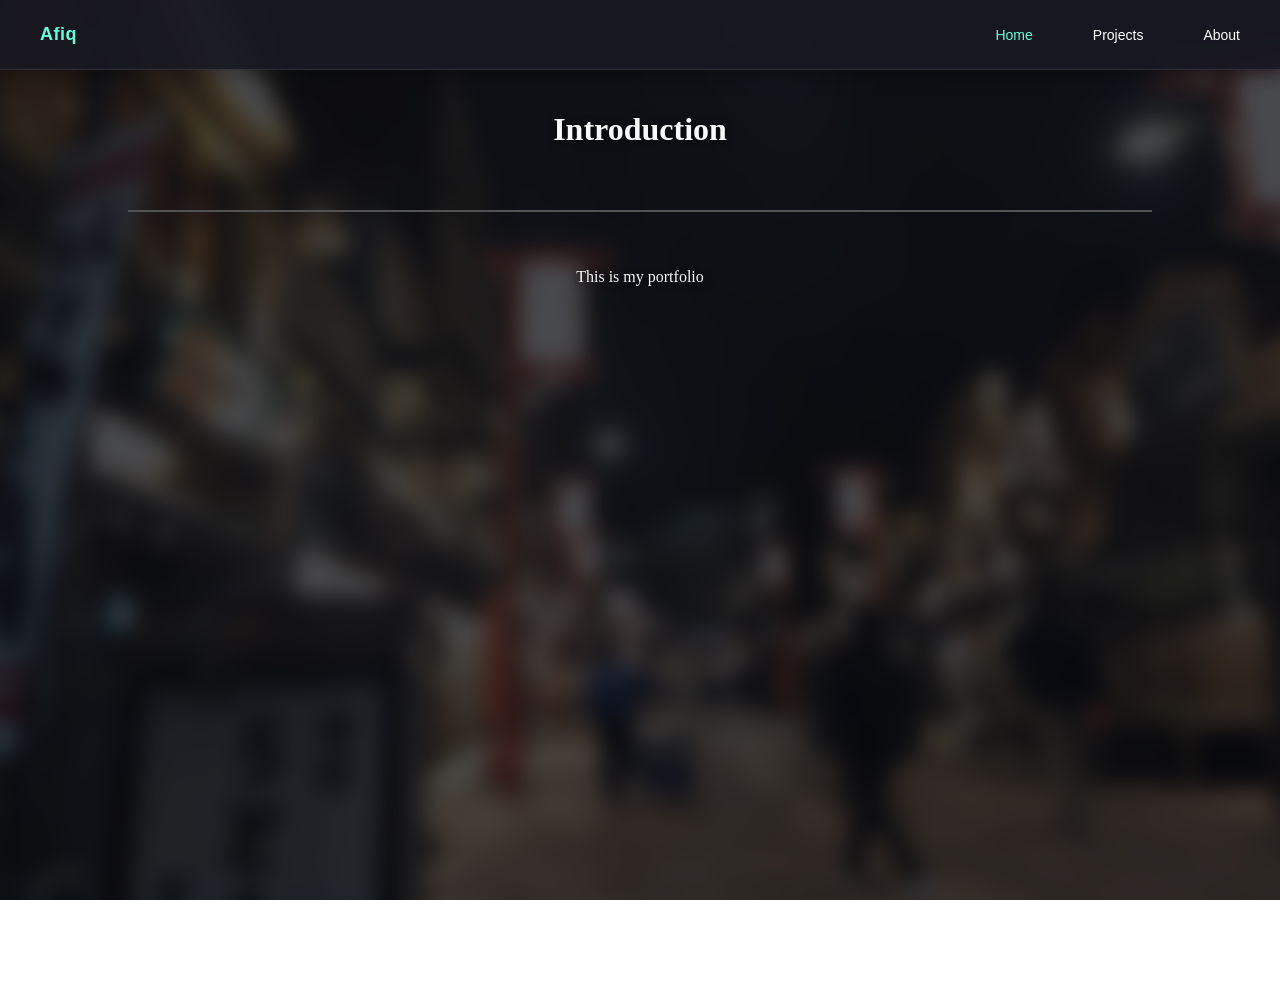
<file: index.html>
<!DOCTYPE html>
<html>
<head>
<link rel="stylesheet" href="navbar.css">
<link rel="stylesheet" href="style.css">
    <meta charset="UTF-8">
    <title>MdAfiq2001's Portfolio</title>
    <style>
        body {
            display: flex;
            flex-direction: column;  /* Stacks items vertically inside the body */
            /*justify-content: center;  Centers elements vertically */
            align-items: center;     /* Centers elements horizontally */
            text-align: center;      /* Centers inline text inside elements */
            min-height: 100vh;       /* Makes the body span the full height of the viewport */
            margin: 0;               /* Removes default browser spacing */
			color: #F8F9FA;
        }
    </style>
</head>
<body>

	<div id="nav-placeholder"></div>

	<div class="parallax-bg">
        <img src="backgrounds/asakusa.jpg" alt="Background">
        <div class="parallax-overlay"></div>
    </div>
	<h1>Introduction</h1>
	<hr>
	<p>This is my portfolio</p>
	
	<script>
    fetch('navbar.html')
        .then(response => response.text())
        .then(data => {
            document.getElementById('nav-placeholder').innerHTML = data;
            
            // Optional: Automatically highlight the current page link
            const currentPage = window.location.pathname.split("/").pop() || "index.html";
            const links = document.querySelectorAll('.island-nav a');
            links.forEach(link => {
                if (link.getAttribute('href') === currentPage) {
                    link.classList.add('active');
                }
            });
        });
	</script>

</body>
</html>
</file>
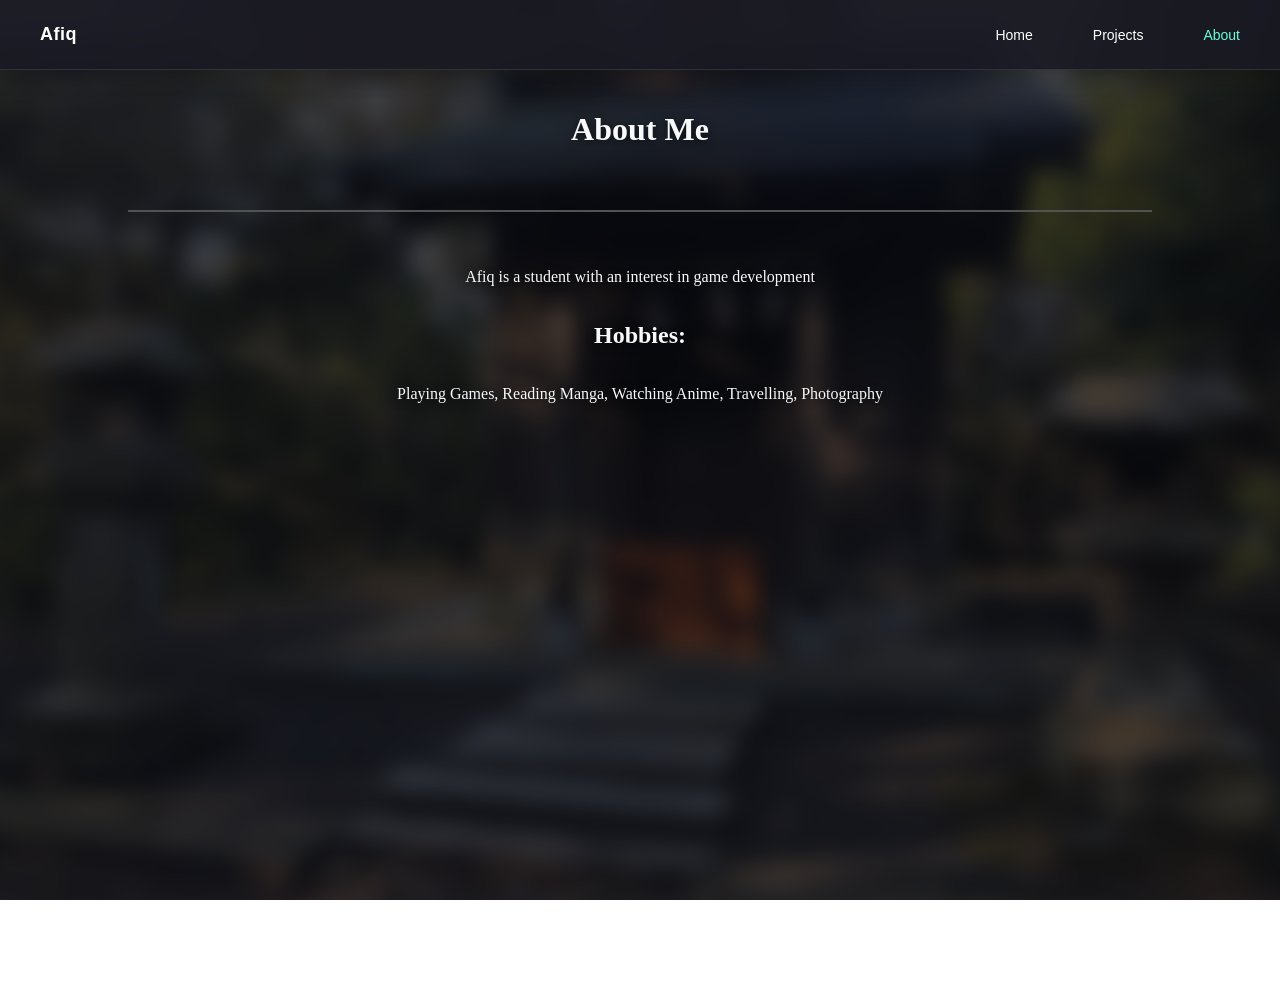
<file: about.html>
<!DOCTYPE html>
<html>
<head>
<link rel="stylesheet" href="navbar.css">
<link rel="stylesheet" href="style.css">
    <meta charset="UTF-8">
    <title>MdAfiq2001's Portfolio</title>
    <style>
        body {
            display: flex;
            flex-direction: column;  /* Stacks items vertically inside the body */
            /*justify-content: center; Centers elements vertically */
            align-items: center;     /* Centers elements horizontally */
            text-align: center;      /* Centers inline text inside elements */
            min-height: 100vh;       /* Makes the body span the full height of the viewport */
            margin: 0;               /* Removes default browser spacing */
			color: #F8F9FA;
        }
    </style>
</head>
<body>
	<div id="nav-placeholder"></div>

	<div class="parallax-bg">
        <img src="backgrounds/uchiura_shrine.jpg" alt="Background">
        <div class="parallax-overlay"></div>
    </div>
	<h1>About Me</h1>
	<hr>
	<p>Afiq is a student with an interest in game development</p>
	<h2>Hobbies:</h2>
	<p>Playing Games, Reading Manga, Watching Anime, Travelling, Photography</p>
	
	<script>
    fetch('navbar.html')
        .then(response => response.text())
        .then(data => {
            document.getElementById('nav-placeholder').innerHTML = data;
            
            // Optional: Automatically highlight the current page link
            const currentPage = window.location.pathname.split("/").pop() || "index.html";
            const links = document.querySelectorAll('.island-nav a');
            links.forEach(link => {
                if (link.getAttribute('href') === currentPage) {
                    link.classList.add('active');
                }
            });
        });
	</script>

</body>
</html>
</file>
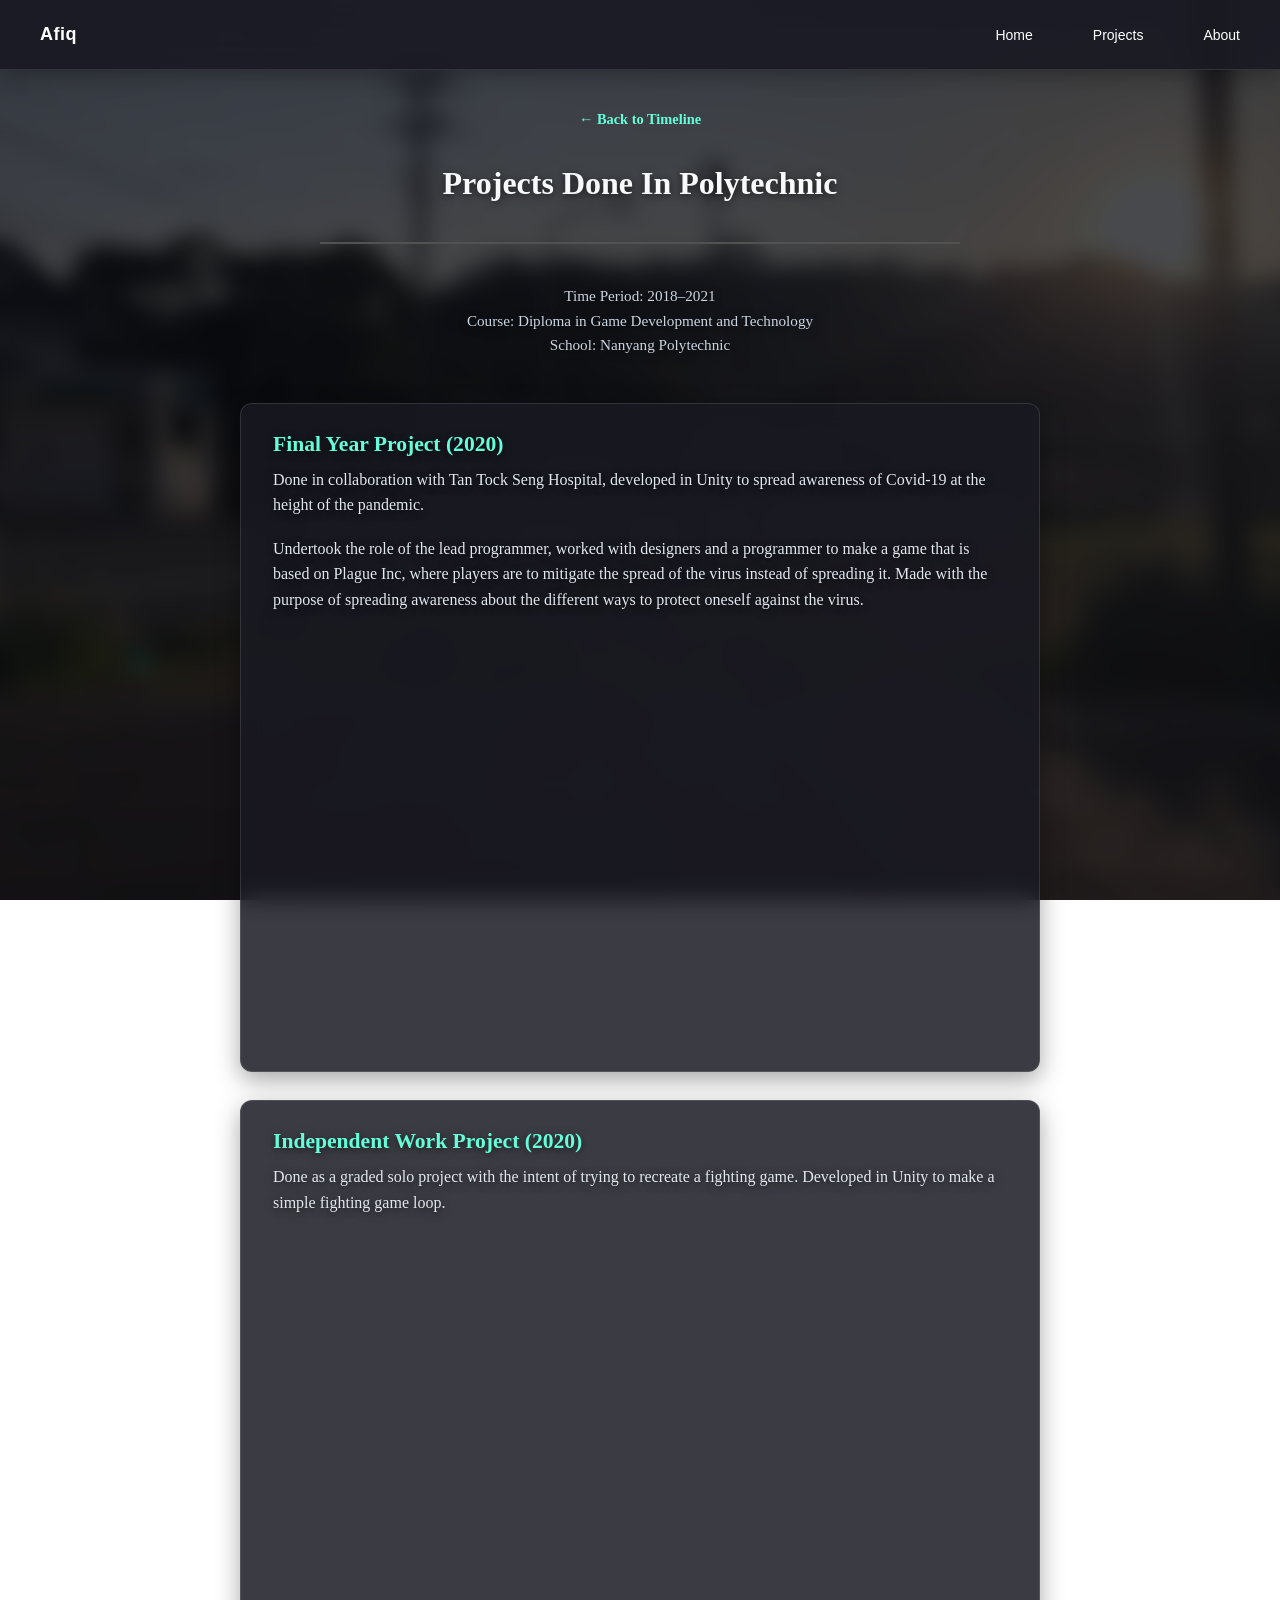
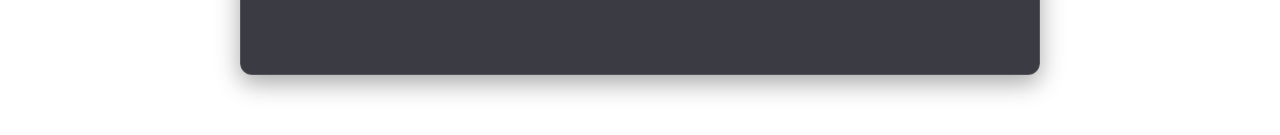
<file: polytechnic-projects.html>
<!DOCTYPE html>
<html>
<head>
<link rel="stylesheet" href="navbar.css">
<link rel="stylesheet" href="style.css">
    <meta charset="UTF-8">
    <title>MdAfiq2001's Portfolio</title>
    <style>
        body {
            display: flex;
            flex-direction: column;  /* Stacks items vertically inside the body */
            /*justify-content: center; Centers elements vertically */
            align-items: center;     /* Centers elements horizontally */
            text-align: center;      /* Centers inline text inside elements */
            min-height: 100vh;       /* Makes the body span the full height of the viewport */
            margin: 0;               /* Removes default browser spacing */
			color: #F8F9FA;
        }
    </style>
</head>
<body>

	<div id="nav-placeholder"></div>

	<div class="parallax-bg">
        <img src="backgrounds/uchiura_view.jpg" alt="Background">
        <div class="parallax-overlay"></div>
    </div>
	<header class="era-header">
        <a href="projects.html" class="back-link">&larr; Back to Timeline</a>
        <h1>Projects Done In Polytechnic</h1>
        <hr>
        <p class="era-meta">
            Time Period: 2018–2021<br>
            Course: Diploma in Game Development and Technology<br>
            School: Nanyang Polytechnic
        </p>
    </header>

	<main class="projects-container">

        <article class="project-box">
            <h2>Final Year Project (2020)</h2>
            <p>
                Done in collaboration with Tan Tock Seng Hospital, developed in Unity to spread awareness of Covid-19 at the height of the pandemic.
            </p>
			<p>
				Undertook the role of the lead programmer, worked with designers and a programmer to make a game that is based on Plague Inc, where players
				are to mitigate the spread of the virus instead of spreading it. Made with the purpose of spreading awareness about the different ways
				to protect oneself against the virus.
			</p>
            <div class="video-wrapper">
                <iframe 
                    src="https://www.youtube.com/embed/g9u6xhv4PA4"
                    title="YouTube video player" 
                    allow="accelerometer; autoplay; clipboard-write; encrypted-media; gyroscope; picture-in-picture; web-share" 
                    allowfullscreen>
                </iframe>
            </div>
        </article>

        <!-- Copy and paste this block for additional projects -->
        <article class="project-box">
            <h2>Independent Work Project (2020)</h2>
            <p>
                Done as a graded solo project with the intent of trying to recreate a fighting game. Developed in Unity to make a simple fighting game loop.
            </p>            
			<div class="video-wrapper">
                <iframe 
                    src="https://www.youtube.com/embed/2Ufv7Fdk_g4"
                    title="YouTube video player" 
                    allow="accelerometer; autoplay; clipboard-write; encrypted-media; gyroscope; picture-in-picture; web-share" 
                    allowfullscreen>
                </iframe>
            </div>
        </article>
    </main>
	
	<script>
    fetch('navbar.html')
        .then(response => response.text())
        .then(data => {
            document.getElementById('nav-placeholder').innerHTML = data;
            
            // Optional: Automatically highlight the current page link
            const currentPage = window.location.pathname.split("/").pop() || "index.html";
            const links = document.querySelectorAll('.island-nav a');
            links.forEach(link => {
                if (link.getAttribute('href') === currentPage) {
                    link.classList.add('active');
                }
            });
        });
	</script>

</body>
</html>
</file>
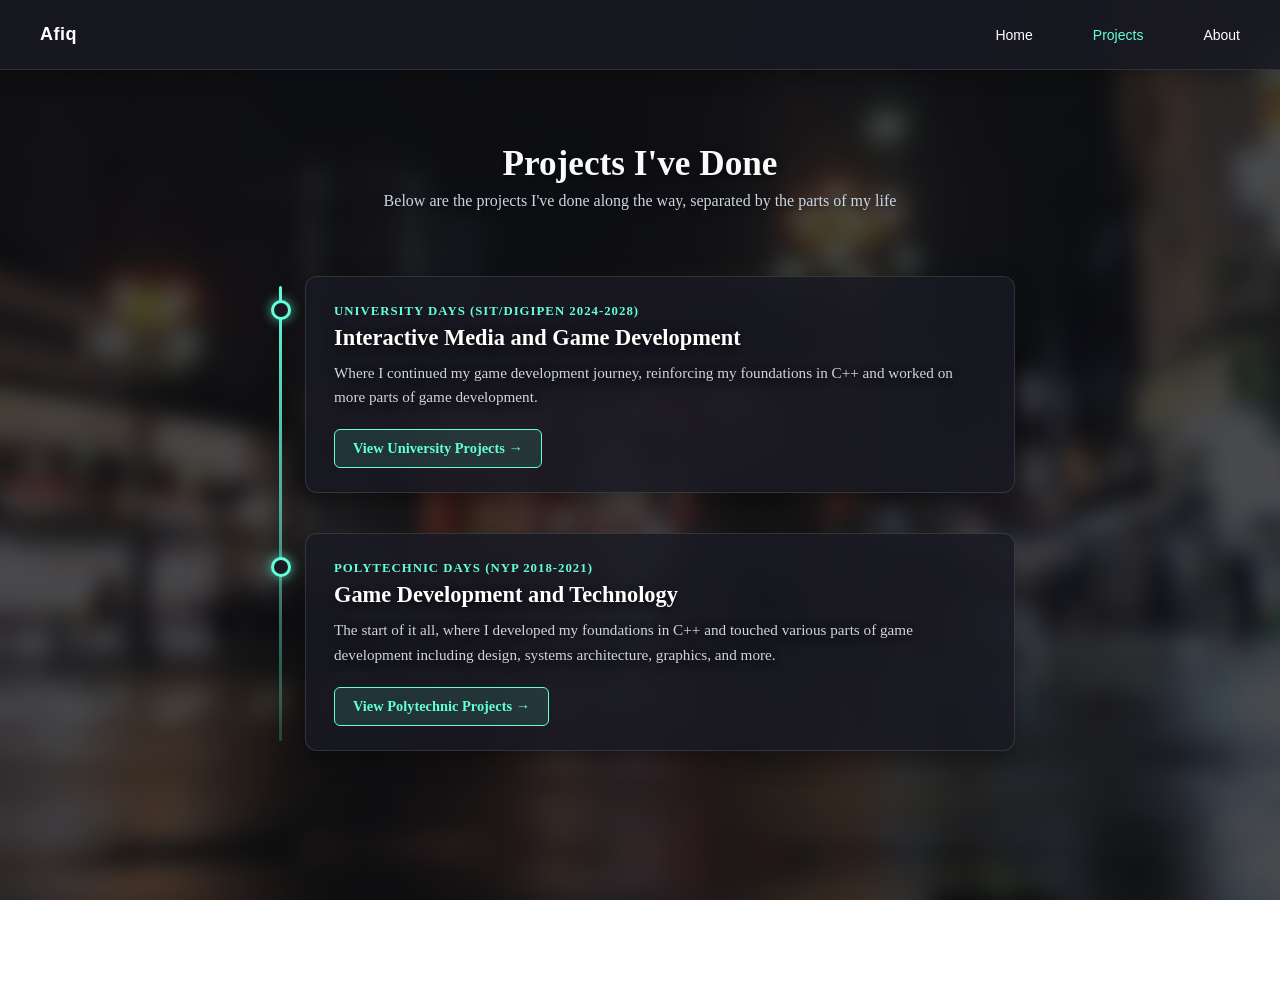
<file: projects.html>
<!DOCTYPE html>
<html>
<head>
<link rel="stylesheet" href="navbar.css">
<link rel="stylesheet" href="style.css">
<link rel="stylesheet" href="timeline.css">
    <meta charset="UTF-8">
    <title>MdAfiq2001's Portfolio</title>
    <style>
        body {
            display: flex;
            flex-direction: column;  /* Stacks items vertically inside the body */
            /*justify-content: center;  Centers elements vertically */
            align-items: center;     /* Centers elements horizontally */
            text-align: center;      /* Centers inline text inside elements */
            min-height: 100vh;       /* Makes the body span the full height of the viewport */
            margin: 0;               /* Removes default browser spacing */
			color: #F8F9FA;
        }
    </style>
</head>
<body>
	<div id="nav-placeholder"></div>
	
	<div class="parallax-bg">
        <img src="backgrounds/sensoji_gate.jpg" alt="Background">
        <div class="parallax-overlay"></div>
    </div>
	
	<header class="page-header">
        <h1>Projects I've Done</h1>
        <p>Below are the projects I've done along the way, separated by the parts of my life</p>
    </header>
	
	<!-- Vertical Timeline -->
    <main class="timeline">
        
        <!-- Node 1: University -->
        <div class="timeline-item">
            <div class="timeline-dot"></div>
            <div class="timeline-card">
                <span class="timeline-date">University Days (SIT/Digipen 2024-2028)</span>
                <h2>Interactive Media and Game Development</h2>
                <p>
                    Where I continued my game development journey, reinforcing my foundations in C++ and worked on
					more parts of game development.
                </p>
                <a href="university-projects.html" class="timeline-btn">View University Projects &rarr;</a>
            </div>
        </div>

        <!-- Node 2: Polytechnic -->
        <div class="timeline-item">
            <div class="timeline-dot"></div>
            <div class="timeline-card">
                <span class="timeline-date">Polytechnic Days (NYP 2018-2021)</span>
                <h2>Game Development and Technology</h2>
                <p>
                    The start of it all, where I developed my foundations in C++ and touched
					various parts of game development including design, systems architecture,
					graphics, and more.
                </p>
                <a href="polytechnic-projects.html" class="timeline-btn">View Polytechnic Projects &rarr;</a>
            </div>
        </div>

    </main>
	
	
	<script>
    fetch('navbar.html')
        .then(response => response.text())
        .then(data => {
            document.getElementById('nav-placeholder').innerHTML = data;
            
            // Optional: Automatically highlight the current page link
            const currentPage = window.location.pathname.split("/").pop() || "index.html";
            const links = document.querySelectorAll('.island-nav a');
            links.forEach(link => {
                if (link.getAttribute('href') === currentPage) {
                    link.classList.add('active');
                }
            });
        });
	</script>

</body>
</html>
</file>
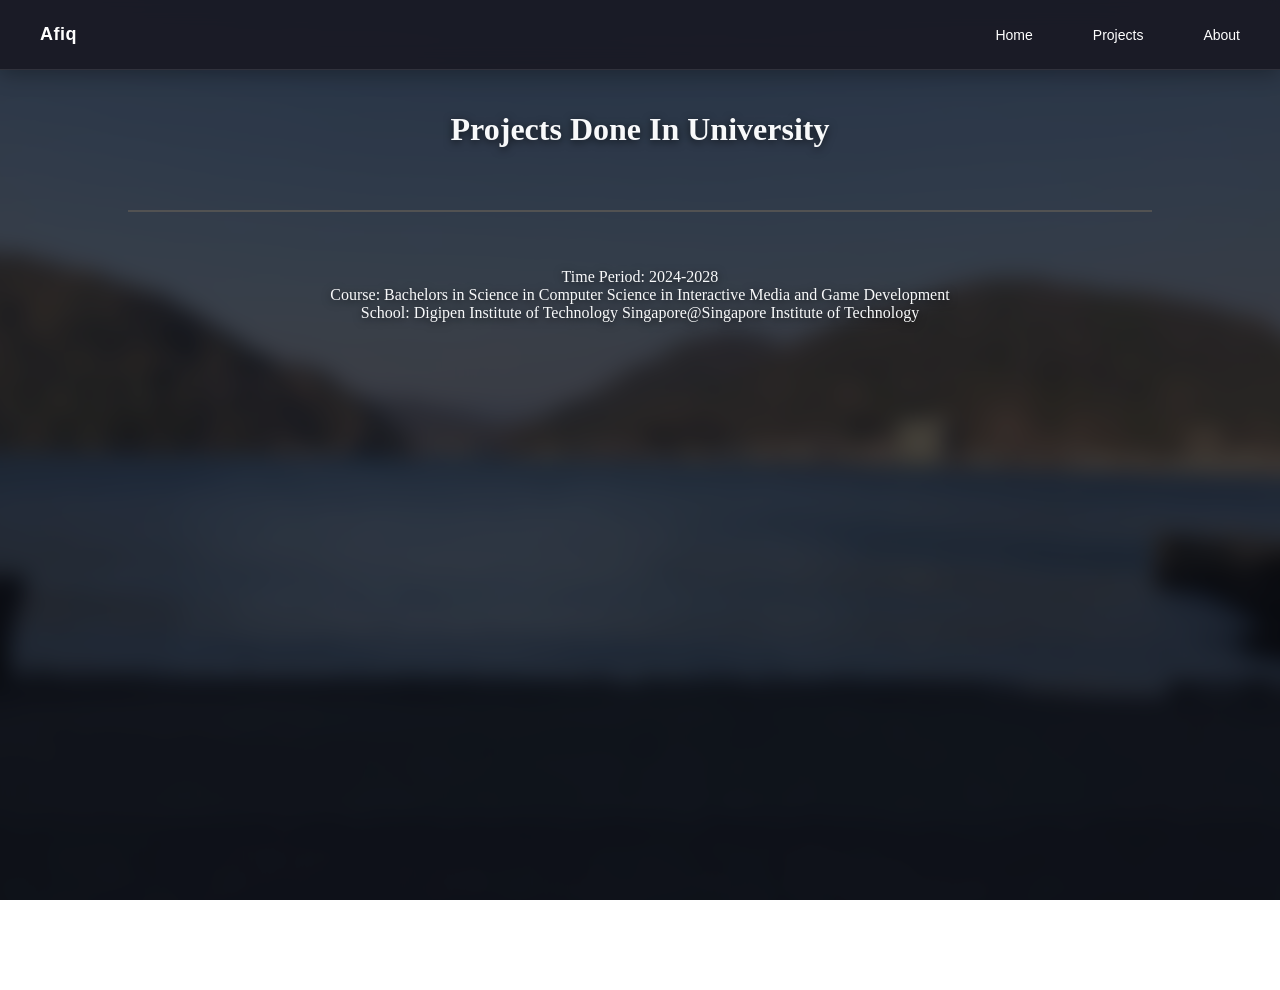
<file: university-projects.html>
<!DOCTYPE html>
<html>
<head>
<link rel="stylesheet" href="navbar.css">
<link rel="stylesheet" href="style.css">
    <meta charset="UTF-8">
    <title>MdAfiq2001's Portfolio</title>
    <style>
        body {
            display: flex;
            flex-direction: column;  /* Stacks items vertically inside the body */
            /*justify-content: center; Centers elements vertically */
            align-items: center;     /* Centers elements horizontally */
            text-align: center;      /* Centers inline text inside elements */
            min-height: 100vh;       /* Makes the body span the full height of the viewport */
            margin: 0;               /* Removes default browser spacing */
			color: #F8F9FA;
        }
    </style>
</head>
<body>

	<div id="nav-placeholder"></div>

	<div class="parallax-bg">
        <img src="backgrounds/uchiura_bay.jpg" alt="Background">
        <div class="parallax-overlay"></div>
    </div>
	<h1>Projects Done In University</h1>
	<hr>
	<p>
		Time Period: 2024-2028<br>
		Course: Bachelors in Science in Computer Science in Interactive Media and Game Development<br>
		School: Digipen Institute of Technology Singapore@Singapore Institute of Technology
	</p>
	
	<script>
    fetch('navbar.html')
        .then(response => response.text())
        .then(data => {
            document.getElementById('nav-placeholder').innerHTML = data;
            
            // Optional: Automatically highlight the current page link
            const currentPage = window.location.pathname.split("/").pop() || "index.html";
            const links = document.querySelectorAll('.island-nav a');
            links.forEach(link => {
                if (link.getAttribute('href') === currentPage) {
                    link.classList.add('active');
                }
            });
        });
	</script>

</body>
</html>
</file>
<file: navbar.css>
body {
    margin: 0;
    padding-top: 90px; /* Pushes your page content down so the fixed header doesn't overlap it */
}

/* Full-Width Top Header */
.island-nav {
    position: fixed;
    top: 0;
    left: 0;
    width: 100%;
    height: 70px; /* Adjust height as needed */
    background: rgba(25, 25, 35, 0.9); /* Dark background with slight transparency */
    backdrop-filter: blur(12px);
    -webkit-backdrop-filter: blur(12px);
    border-bottom: 1px solid rgba(255, 255, 255, 0.1);
    display: flex;
    justify-content: space-between; /* Spreads items to opposite sides */
    align-items: center;
    padding: 0 40px; /* Space on the left and right edges */
    box-sizing: border-box; /* Ensures padding doesn't push width past 100% */
    z-index: 1000;
    box-shadow: 0 4px 20px rgba(0, 0, 0, 0.3);
}

/* Nav Links Styling */
.island-nav a {
    color: #ffffff;
    text-decoration: none;
    font-family: sans-serif;
    font-size: 14px;
    font-weight: 500;
    transition: color 0.2s ease;
}

.island-nav a:hover, 
.island-nav a.active {
    color: #64ffda; 
}

.nav-links {
    display: flex;
    align-items: center;
    gap: 60px; /* Adjust this number to make the buttons closer or further apart */
}

.island-nav .nav-brand {
    font-size: 18px;
    font-weight: 700;
    letter-spacing: 0.5px;
}
</file>
<file: style.css>
hr {
    border: none;              /* Removes the default 3D browser border */
    height: 2px;               /* Controls the thickness of the line */
    background-color: #525252; /* Sets your custom color */
    margin: 40px 0;            /* Adds breathing room above and below the line */
    width: 80%;                /* Optional: Makes it narrower than the full screen */
    margin-left: auto;         /* Centers it if you give it a custom width */
    margin-right: auto;
}

/* The Parallax Background Container */
.parallax-bg {
    position: fixed;
    top: 0;
    left: 0;
    width: 100vw;
    height: 100vh;
    z-index: -99; /* Pushes the background behind all your content */
    overflow: hidden;
    background-color: #0f1117; /* Fallback dark base behind the scaled image */
}

/* The actual image with the blur and dimming effect */
.parallax-bg img {
    width: 100%;
    height: 100%;
    object-fit: cover; /* Ensures the image covers the screen without distorting */
    filter: blur(10px) brightness(0.75); /* Stronger blur + tames bright highlights */
    transform: scale(1.1); /* Slightly scales up the image to hide blurred edge artifacts */
}

/* Darker overlay to guarantee white text contrast */
.parallax-overlay {
    position: absolute;
    top: 0;
    left: 0;
    width: 100%;
    height: 100%;
    background: rgba(10, 12, 18, 0.65); /* Deep dark tint (adjust 0.65 between 0.55 and 0.75) */
    z-index: 1; /* Sits above .parallax-bg img inside .parallax-bg */
}

/* Optional: Subtle drop shadow on standalone white text for extra legibility */
h1, h2, h3, p {
    text-shadow: 0 2px 8px rgba(0, 0, 0, 0.65);
}

/* Header area outside the boxes */
.era-header {
    max-width: 800px;
    width: 90%;
    margin: 20px auto 30px;
    text-align: center;
}

.era-header h1 {
    margin-bottom: 12px;
}

.era-meta {
    color: #cbd5e1;
    line-height: 1.6;
    font-size: 0.95rem;
}

/* Container holding all project boxes */
.projects-container {
    display: flex;
    flex-direction: column;
    gap: 28px; /* Space between each project box */
    max-width: 800px;
    width: 90%;
    margin: 0 auto 60px;
}

/* Individual Project Card */
.project-box {
    background: rgba(25, 25, 35, 0.85);
    backdrop-filter: blur(12px);
    -webkit-backdrop-filter: blur(12px);
    border: 1px solid rgba(255, 255, 255, 0.12);
    border-radius: 12px;
    padding: 28px 32px;
    box-shadow: 0 8px 24px rgba(0, 0, 0, 0.35);
    text-align: left; /* Left-aligns project details for easier reading */
    transition: transform 0.2s ease, border-color 0.2s ease;
}

.project-box:hover {
    transform: translateY(-3px);
    border-color: rgba(100, 255, 218, 0.45);
}

.project-box h2 {
    margin-top: 0;
    margin-bottom: 10px;
    color: #64ffda;
    font-size: 1.35rem;
}

.project-box p {
    margin: 0 0 18px;
    line-height: 1.6;
    color: #e2e8f0;
}

/* Responsive YouTube Embed Wrapper */
.video-wrapper {
    position: relative;
    width: 100%;
    padding-bottom: 56.25%; /* 16:9 aspect ratio */
    height: 0;
    border-radius: 8px;
    overflow: hidden;
    margin-top: 12px;
}

.video-wrapper iframe {
    position: absolute;
    top: 0;
    left: 0;
    width: 100%;
    height: 100%;
    border: 0;
}

/* Back button to return to timeline */
.back-link {
    display: inline-block;
    margin-bottom: 16px;
    color: #64ffda;
    text-decoration: none;
    font-size: 0.9rem;
    font-weight: 600;
}

.back-link:hover {
    text-decoration: underline;
}
</file>
<file: timeline.css>
.page-header {
    text-align: center;
    margin: 30px 20px 10px;
}

.page-header h1 {
    margin-bottom: 8px;
    font-size: 2.2rem;
}

.page-header p {
    color: #cbd5e1;
    margin-top: 0;
}

/* Timeline Container */
.timeline {
    position: relative;
    max-width: 750px;
    width: 90%;
    margin: 40px auto 80px;
    padding-left: 40px; /* Space on the left for the vertical line & dots */
    box-sizing: border-box;
}

/* The Vertical Line */
.timeline::before {
    content: '';
    position: absolute;
    top: 10px;
    bottom: 10px;
    left: 14px;
    width: 3px;
    background: linear-gradient(to bottom, #64ffda, rgba(100, 255, 218, 0.2));
    border-radius: 2px;
}

/* Individual Milestone Wrapper */
.timeline-item {
    position: relative;
    margin-bottom: 40px;
    text-align: left; /* Keeps card text readable instead of centered */
}

.timeline-item:last-child {
    margin-bottom: 0;
}

/* Glowing Node Circle on the Line */
.timeline-dot {
    position: absolute;
    left: -34px; /* Aligns center of dot with the 14px vertical line */
    top: 24px;
    width: 14px;
    height: 14px;
    background-color: #191923;
    border: 3px solid #64ffda;
    border-radius: 50%;
    box-shadow: 0 0 12px rgba(100, 255, 218, 0.7);
    z-index: 1;
}

/* Frosted Glass Card */
.timeline-card {
    background: rgba(25, 25, 35, 0.85);
    backdrop-filter: blur(12px);
    -webkit-backdrop-filter: blur(12px);
    border: 1px solid rgba(255, 255, 255, 0.12);
    border-radius: 12px;
    padding: 24px 28px;
    box-shadow: 0 8px 24px rgba(0, 0, 0, 0.35);
    transition: transform 0.2s ease, border-color 0.2s ease;
}

.timeline-card:hover {
    transform: translateY(-3px);
    border-color: rgba(100, 255, 218, 0.45);
}

.timeline-date {
    display: inline-block;
    font-size: 0.8rem;
    font-weight: 700;
    text-transform: uppercase;
    letter-spacing: 1px;
    color: #64ffda;
    margin-bottom: 6px;
}

.timeline-card h2 {
    margin: 0 0 10px;
    font-size: 1.4rem;
    color: #ffffff;
}

.timeline-card p {
    margin: 0 0 20px;
    line-height: 1.6;
    color: #d1d5db;
    font-size: 0.95rem;
}

/* Action Button */
.timeline-btn {
    display: inline-block;
    padding: 10px 18px;
    background-color: rgba(100, 255, 218, 0.12);
    color: #64ffda;
    border: 1px solid #64ffda;
    border-radius: 6px;
    text-decoration: none;
    font-size: 0.9rem;
    font-weight: 600;
    transition: background-color 0.2s ease, color 0.2s ease;
}

.timeline-btn:hover {
    background-color: #64ffda;
    color: #191923;
}
</file>
